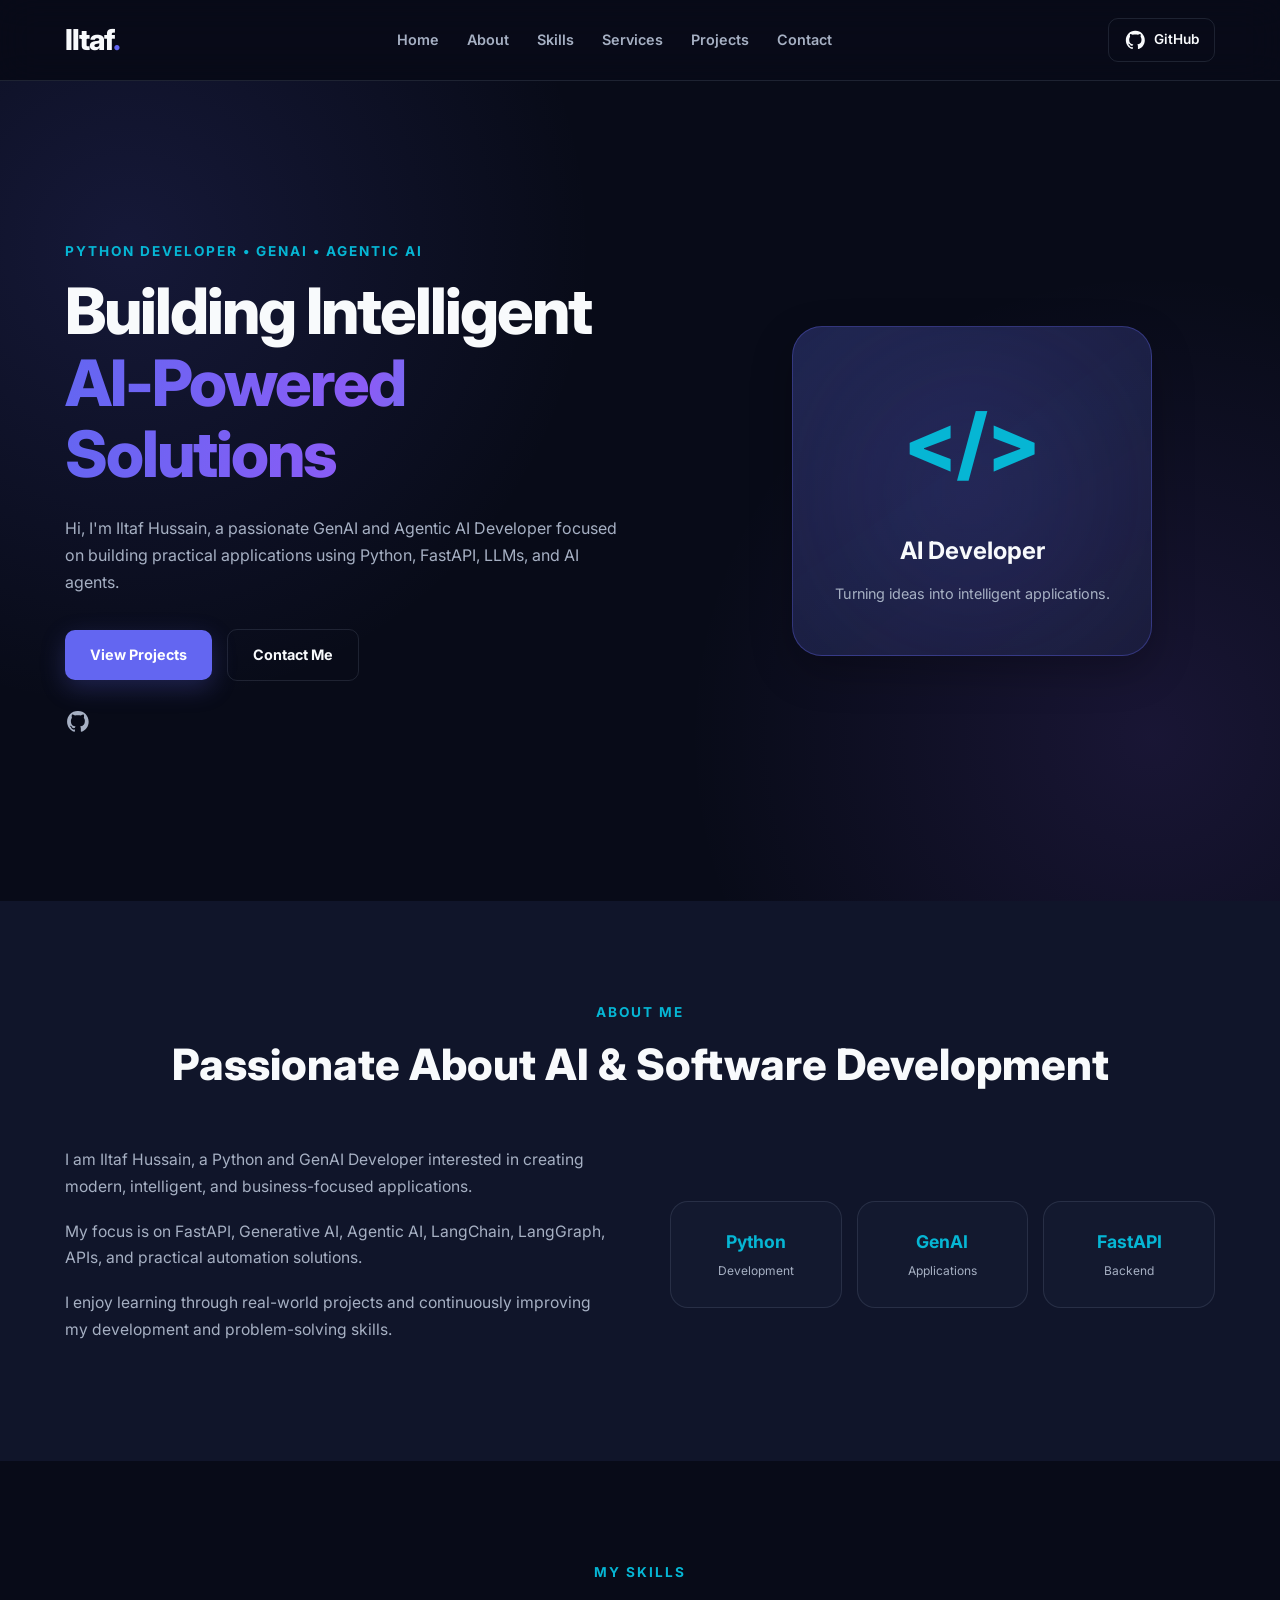
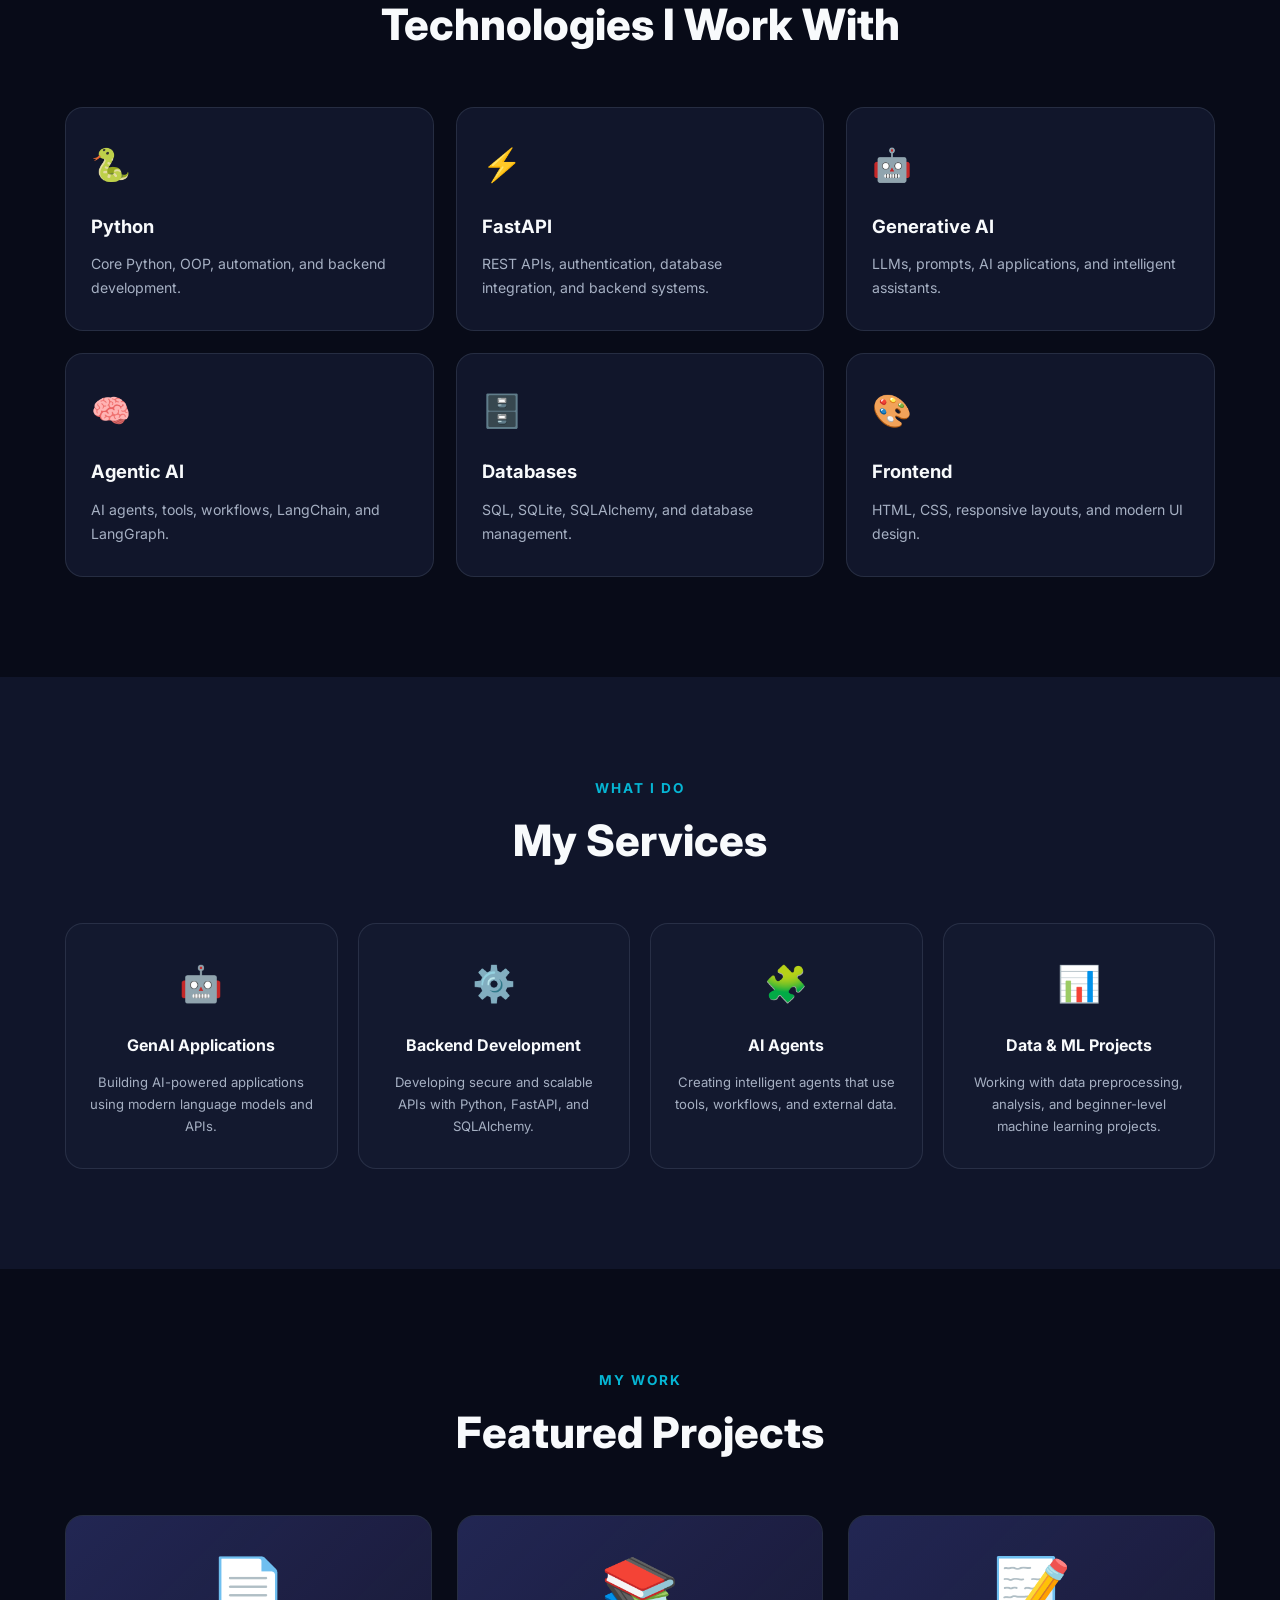
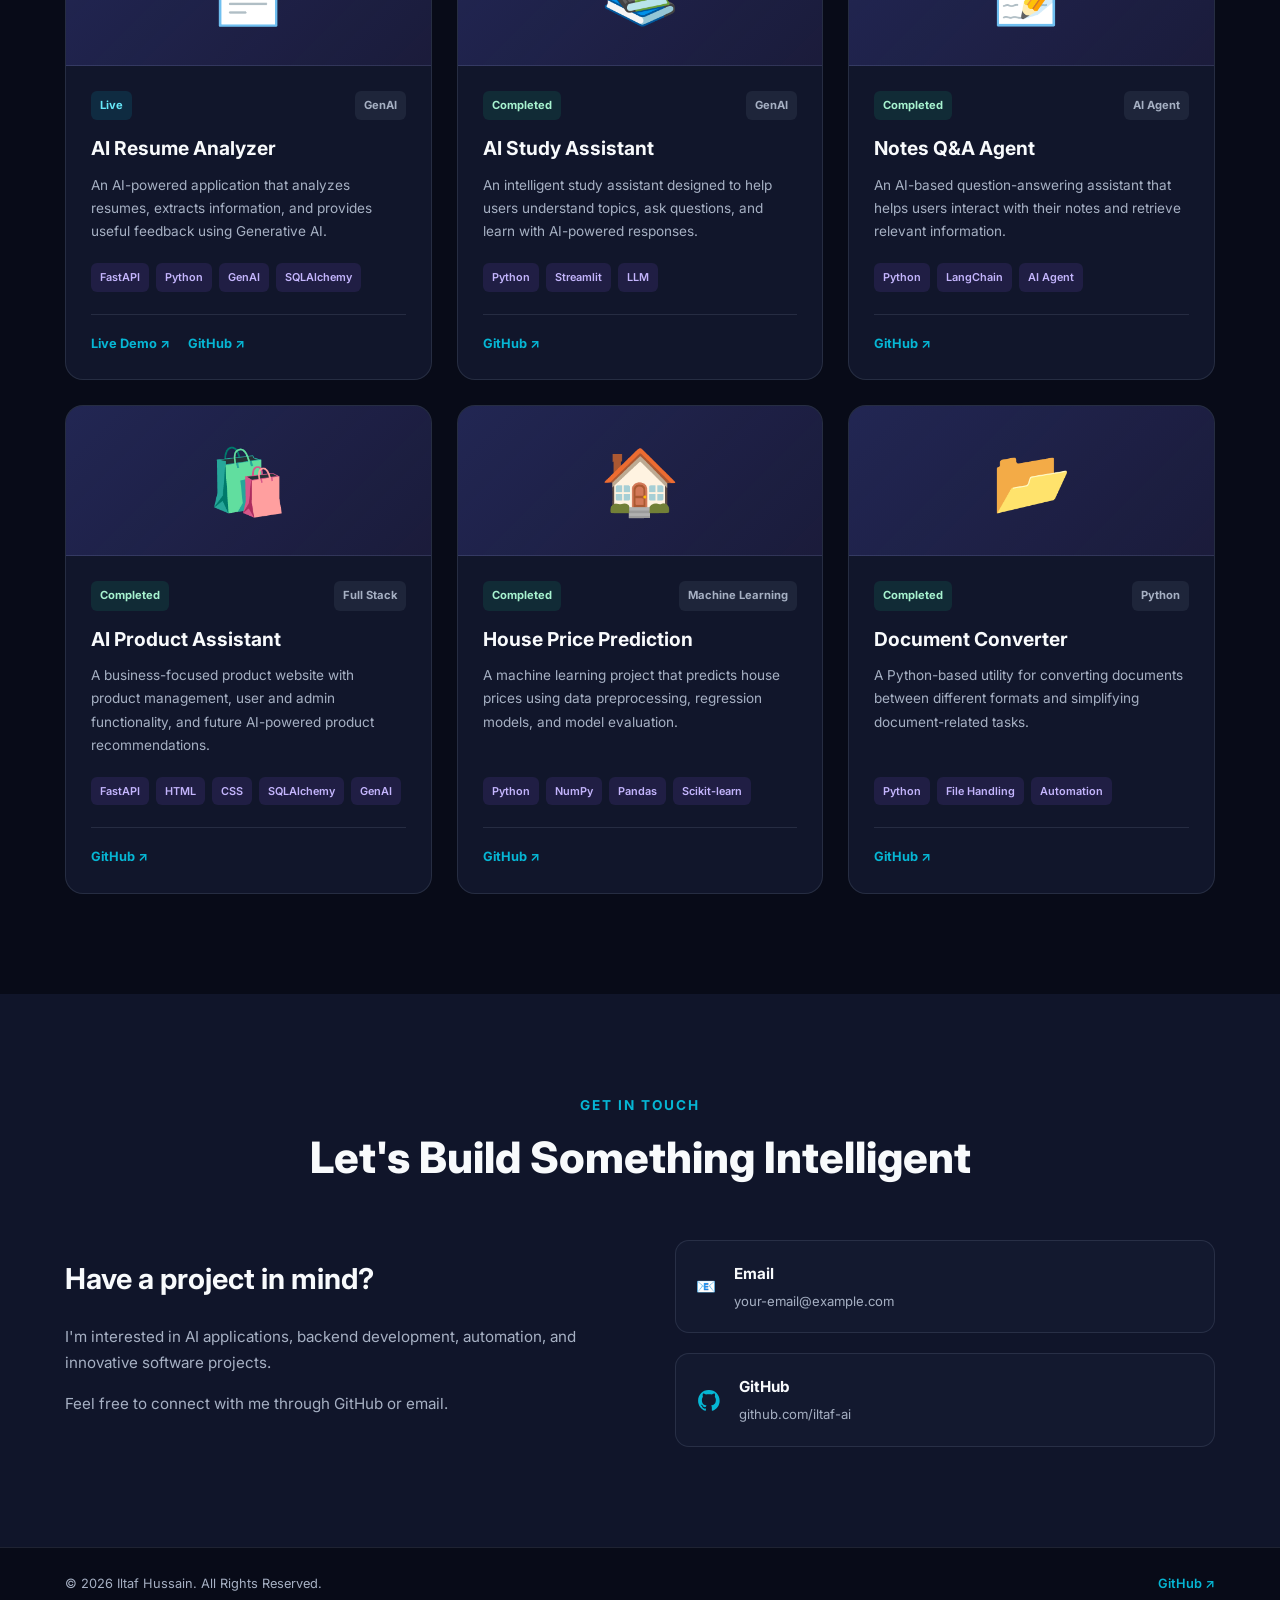
<file: index.html>
<!DOCTYPE html>
<html lang="en">
<head>
    <meta charset="UTF-8">
    <meta name="viewport" content="width=device-width, initial-scale=1.0">

    <title>Iltaf Hussain — GenAI & Agentic AI Developer</title>

    <link rel="stylesheet" href="css/style.css">

    <link rel="preconnect" href="https://fonts.googleapis.com">
    <link rel="preconnect" href="https://fonts.gstatic.com" crossorigin>
    <link href="https://fonts.googleapis.com/css2?family=Inter:wght@400;500;600;700;800&display=swap" rel="stylesheet">
</head>

<body>

    <!-- Navigation -->
    <header class="header">
        <nav class="navbar container">

            <a href="#home" class="logo">
                Iltaf<span>.</span>
            </a>

            <ul class="nav-links">
                <li><a href="#home">Home</a></li>
                <li><a href="#about">About</a></li>
                <li><a href="#skills">Skills</a></li>
                <li><a href="#services">Services</a></li>
                <li><a href="#projects">Projects</a></li>
                <li><a href="#contact">Contact</a></li>
            </ul>

            <a href="https://github.com/iltaf-ai"
               target="_blank"
               rel="noopener noreferrer"
               class="github-link"
               aria-label="GitHub Profile">

                <svg width="22" height="22" viewBox="0 0 24 24" fill="currentColor">
                    <path d="M12 2C6.48 2 2 6.58 2 12.22C2 16.74 4.87 20.57 8.84 21.93C9.34 22.03 9.52 21.71 9.52 21.43V19.7C6.73 20.33 6.14 18.32 6.14 18.32C5.69 17.13 5.03 16.81 5.03 16.81C4.12 16.17 5.1 16.19 5.1 16.19C6.1 16.26 6.63 17.25 6.63 17.25C7.52 18.82 8.97 18.37 9.56 18.1C9.65 17.43 9.91 16.98 10.2 16.72C7.98 16.46 5.64 15.58 5.64 11.32C5.64 10.1 6.06 9.1 6.66 8.32C6.55 8.05 6.18 6.92 6.76 5.38C6.76 5.38 7.73 5.06 9.52 6.31C10.44 6.05 11.4 5.92 12.36 5.92C13.32 5.92 14.28 6.05 15.2 6.31C16.99 5.06 17.96 5.38 17.96 5.38C18.54 6.92 18.17 8.05 18.06 8.32C18.66 9.1 19.08 10.1 19.08 11.32C19.08 15.59 16.73 16.45 14.51 16.71C14.87 17.03 15.19 17.67 15.19 18.65V21.43C15.19 21.71 15.37 22.04 15.88 21.93C19.84 20.57 22.71 16.74 22.71 12.22C22.71 6.58 18.23 2 12.71 2H12Z"/>
                </svg>

                GitHub
            </a>

        </nav>
    </header>


    <!-- Hero Section -->
    <section id="home" class="hero section">

        <div class="container hero-content">

            <div class="hero-text">

                <p class="hero-tag">
                    Python Developer • GenAI • Agentic AI
                </p>

                <h1>
                    Building Intelligent
                    <span>AI-Powered Solutions</span>
                </h1>

                <p class="hero-description">
                    Hi, I'm Iltaf Hussain, a passionate GenAI and Agentic AI
                    Developer focused on building practical applications using
                    Python, FastAPI, LLMs, and AI agents.
                </p>

                <div class="hero-buttons">

                    <a href="#projects" class="btn primary-btn">
                        View Projects
                    </a>

                    <a href="#contact" class="btn secondary-btn">
                        Contact Me
                    </a>

                </div>

                <div class="hero-socials">

                    <a href="https://github.com/iltaf-ai"
                       target="_blank"
                       rel="noopener noreferrer"
                       aria-label="GitHub">

                        <svg width="25" height="25" viewBox="0 0 24 24" fill="currentColor">
                            <path d="M12 2C6.48 2 2 6.58 2 12.22C2 16.74 4.87 20.57 8.84 21.93C9.34 22.03 9.52 21.71 9.52 21.43V19.7C6.73 20.33 6.14 18.32 6.14 18.32C5.69 17.13 5.03 16.81 5.03 16.81C4.12 16.17 5.1 16.19 5.1 16.19C6.1 16.26 6.63 17.25 6.63 17.25C7.52 18.82 8.97 18.37 9.56 18.1C9.65 17.43 9.91 16.98 10.2 16.72C7.98 16.46 5.64 15.58 5.64 11.32C5.64 10.1 6.06 9.1 6.66 8.32C6.55 8.05 6.18 6.92 6.76 5.38C6.76 5.38 7.73 5.06 9.52 6.31C10.44 6.05 11.4 5.92 12.36 5.92C13.32 5.92 14.28 6.05 15.2 6.31C16.99 5.06 17.96 5.38 17.96 5.38C18.54 6.92 18.17 8.05 18.06 8.32C18.66 9.1 19.08 10.1 19.08 11.32C19.08 15.59 16.73 16.45 14.51 16.71C14.87 17.03 15.19 17.67 15.19 18.65V21.43C15.19 21.71 15.37 22.04 15.88 21.93C19.84 20.57 22.71 16.74 22.71 12.22C22.71 6.58 18.23 2 12.71 2H12Z"/>
                        </svg>

                    </a>

                </div>

            </div>

            <div class="hero-image">

                <div class="hero-card">
                    <span class="code-symbol">&lt;/&gt;</span>
                    <h3>AI Developer</h3>
                    <p>Turning ideas into intelligent applications.</p>
                </div>

            </div>

        </div>

    </section>


    <!-- About Section -->
    <section id="about" class="about section">

        <div class="container">

            <div class="section-heading">
                <p class="section-tag">About Me</p>
                <h2>Passionate About AI & Software Development</h2>
            </div>

            <div class="about-content">

                <div class="about-text">

                    <p>
                        I am Iltaf Hussain, a Python and GenAI Developer
                        interested in creating modern, intelligent, and
                        business-focused applications.
                    </p>

                    <p>
                        My focus is on FastAPI, Generative AI, Agentic AI,
                        LangChain, LangGraph, APIs, and practical automation
                        solutions.
                    </p>

                    <p>
                        I enjoy learning through real-world projects and
                        continuously improving my development and problem-solving
                        skills.
                    </p>

                </div>

                <div class="about-stats">

                    <div class="stat-card">
                        <h3>Python</h3>
                        <p>Development</p>
                    </div>

                    <div class="stat-card">
                        <h3>GenAI</h3>
                        <p>Applications</p>
                    </div>

                    <div class="stat-card">
                        <h3>FastAPI</h3>
                        <p>Backend</p>
                    </div>

                </div>

            </div>

        </div>

    </section>


    <!-- Skills Section -->
    <section id="skills" class="skills section">

        <div class="container">

            <div class="section-heading">
                <p class="section-tag">My Skills</p>
                <h2>Technologies I Work With</h2>
            </div>

            <div class="skills-grid">

                <div class="skill-card">
                    <span class="skill-icon">🐍</span>
                    <h3>Python</h3>
                    <p>Core Python, OOP, automation, and backend development.</p>
                </div>

                <div class="skill-card">
                    <span class="skill-icon">⚡</span>
                    <h3>FastAPI</h3>
                    <p>REST APIs, authentication, database integration, and backend systems.</p>
                </div>

                <div class="skill-card">
                    <span class="skill-icon">🤖</span>
                    <h3>Generative AI</h3>
                    <p>LLMs, prompts, AI applications, and intelligent assistants.</p>
                </div>

                <div class="skill-card">
                    <span class="skill-icon">🧠</span>
                    <h3>Agentic AI</h3>
                    <p>AI agents, tools, workflows, LangChain, and LangGraph.</p>
                </div>

                <div class="skill-card">
                    <span class="skill-icon">🗄️</span>
                    <h3>Databases</h3>
                    <p>SQL, SQLite, SQLAlchemy, and database management.</p>
                </div>

                <div class="skill-card">
                    <span class="skill-icon">🎨</span>
                    <h3>Frontend</h3>
                    <p>HTML, CSS, responsive layouts, and modern UI design.</p>
                </div>

            </div>

        </div>

    </section>


    <!-- Services Section -->
    <section id="services" class="services section">

        <div class="container">

            <div class="section-heading">
                <p class="section-tag">What I Do</p>
                <h2>My Services</h2>
            </div>

            <div class="services-grid">

                <div class="service-card">
                    <span class="service-icon">🤖</span>
                    <h3>GenAI Applications</h3>
                    <p>
                        Building AI-powered applications using modern
                        language models and APIs.
                    </p>
                </div>

                <div class="service-card">
                    <span class="service-icon">⚙️</span>
                    <h3>Backend Development</h3>
                    <p>
                        Developing secure and scalable APIs with Python,
                        FastAPI, and SQLAlchemy.
                    </p>
                </div>

                <div class="service-card">
                    <span class="service-icon">🧩</span>
                    <h3>AI Agents</h3>
                    <p>
                        Creating intelligent agents that use tools,
                        workflows, and external data.
                    </p>
                </div>

                <div class="service-card">
                    <span class="service-icon">📊</span>
                    <h3>Data & ML Projects</h3>
                    <p>
                        Working with data preprocessing, analysis,
                        and beginner-level machine learning projects.
                    </p>
                </div>

            </div>

        </div>

    </section>


    <!-- Projects Section -->
    <section id="projects" class="projects section">

        <div class="container">

            <div class="section-heading">
                <p class="section-tag">My Work</p>
                <h2>Featured Projects</h2>
            </div>

            <div class="projects-grid">


                <!-- AI Resume Analyzer -->
                <div class="project-card">

                    <div class="project-image">
                        <span>📄</span>
                    </div>

                    <div class="project-content">

                        <div class="project-top">
                            <span class="project-status live">
                                Live
                            </span>

                            <span class="project-type">
                                GenAI
                            </span>
                        </div>

                        <h3>AI Resume Analyzer</h3>

                        <p>
                            An AI-powered application that analyzes resumes,
                            extracts information, and provides useful feedback
                            using Generative AI.
                        </p>

                        <div class="project-tech">
                            <span>FastAPI</span>
                            <span>Python</span>
                            <span>GenAI</span>
                            <span>SQLAlchemy</span>
                        </div>

                        <div class="project-links">

                            <a href="https://ai-resume-analyzer-iltaf.vercel.app/"
                               target="_blank"
                               rel="noopener noreferrer"
                               class="project-link">

                                Live Demo ↗

                            </a>

                            <a href="https://github.com/iltaf-ai"
                               target="_blank"
                               rel="noopener noreferrer"
                               class="project-link">

                                GitHub ↗

                            </a>

                        </div>

                    </div>

                </div>


                <!-- AI Study Assistant -->
                <div class="project-card">

                    <div class="project-image">
                        <span>📚</span>
                    </div>

                    <div class="project-content">

                        <div class="project-top">
                            <span class="project-status">
                                Completed
                            </span>

                            <span class="project-type">
                                GenAI
                            </span>
                        </div>

                        <h3>AI Study Assistant</h3>

                        <p>
                            An intelligent study assistant designed to help
                            users understand topics, ask questions, and learn
                            with AI-powered responses.
                        </p>

                        <div class="project-tech">
                            <span>Python</span>
                            <span>Streamlit</span>
                            <span>LLM</span>
                        </div>

                        <div class="project-links">

                            <a href="https://github.com/iltaf-ai"
                               target="_blank"
                               rel="noopener noreferrer"
                               class="project-link">

                                GitHub ↗

                            </a>

                        </div>

                    </div>

                </div>


                <!-- Notes Q&A Agent -->
                <div class="project-card">

                    <div class="project-image">
                        <span>📝</span>
                    </div>

                    <div class="project-content">

                        <div class="project-top">
                            <span class="project-status">
                                Completed
                            </span>

                            <span class="project-type">
                                AI Agent
                            </span>
                        </div>

                        <h3>Notes Q&A Agent</h3>

                        <p>
                            An AI-based question-answering assistant that
                            helps users interact with their notes and retrieve
                            relevant information.
                        </p>

                        <div class="project-tech">
                            <span>Python</span>
                            <span>LangChain</span>
                            <span>AI Agent</span>
                        </div>

                        <div class="project-links">

                            <a href="https://github.com/iltaf-ai"
                               target="_blank"
                               rel="noopener noreferrer"
                               class="project-link">

                                GitHub ↗

                            </a>

                        </div>

                    </div>

                </div>


                <!-- Product Assistant -->
                <div class="project-card">

                    <div class="project-image">
                        <span>🛍️</span>
                    </div>

                    <div class="project-content">

                        <div class="project-top">
                            <span class="project-status">
                                Completed
                            </span>

                            <span class="project-type">
                                Full Stack
                            </span>
                        </div>

                        <h3>AI Product Assistant</h3>

                        <p>
                            A business-focused product website with product
                            management, user and admin functionality, and
                            future AI-powered product recommendations.
                        </p>

                        <div class="project-tech">
                            <span>FastAPI</span>
                            <span>HTML</span>
                            <span>CSS</span>
                            <span>SQLAlchemy</span>
                            <span>GenAI</span>
                        </div>

                        <div class="project-links">

                            <a href="https://github.com/iltaf-ai/ai-product-assistant"
                               target="_blank"
                               rel="noopener noreferrer"
                               class="project-link">

                                GitHub ↗

                            </a>

                        </div>

                    </div>

                </div>


                <!-- House Price Prediction -->
                <div class="project-card">

                    <div class="project-image">
                        <span>🏠</span>
                    </div>

                    <div class="project-content">

                        <div class="project-top">
                            <span class="project-status">
                                Completed
                            </span>

                            <span class="project-type">
                                Machine Learning
                            </span>
                        </div>

                        <h3>House Price Prediction</h3>

                        <p>
                            A machine learning project that predicts house
                            prices using data preprocessing, regression models,
                            and model evaluation.
                        </p>

                        <div class="project-tech">
                            <span>Python</span>
                            <span>NumPy</span>
                            <span>Pandas</span>
                            <span>Scikit-learn</span>
                        </div>

                        <div class="project-links">

                            <a href="https://github.com/iltaf-ai"
                               target="_blank"
                               rel="noopener noreferrer"
                               class="project-link">

                                GitHub ↗

                            </a>

                        </div>

                    </div>

                </div>


                <!-- Document Converter -->
                <div class="project-card">

                    <div class="project-image">
                        <span>📂</span>
                    </div>

                    <div class="project-content">

                        <div class="project-top">
                            <span class="project-status">
                                Completed
                            </span>

                            <span class="project-type">
                                Python
                            </span>
                        </div>

                        <h3>Document Converter</h3>

                        <p>
                            A Python-based utility for converting documents
                            between different formats and simplifying
                            document-related tasks.
                        </p>

                        <div class="project-tech">
                            <span>Python</span>
                            <span>File Handling</span>
                            <span>Automation</span>
                        </div>

                        <div class="project-links">

                            <a href="https://github.com/iltaf-ai"
                               target="_blank"
                               rel="noopener noreferrer"
                               class="project-link">

                                GitHub ↗

                            </a>

                        </div>

                    </div>

                </div>

            </div>

        </div>

    </section>


    <!-- Contact Section -->
    <section id="contact" class="contact section">

        <div class="container">

            <div class="section-heading">
                <p class="section-tag">Get In Touch</p>
                <h2>Let's Build Something Intelligent</h2>
            </div>

            <div class="contact-content">

                <div class="contact-text">

                    <h3>Have a project in mind?</h3>

                    <p>
                        I'm interested in AI applications, backend development,
                        automation, and innovative software projects.
                    </p>

                    <p>
                        Feel free to connect with me through GitHub or email.
                    </p>

                </div>

                <div class="contact-details">

                    <a href="mailto:your-email@example.com"
                       class="contact-item">

                        <span>📧</span>
                        <div>
                            <h4>Email</h4>
                            <p>your-email@example.com</p>
                        </div>

                    </a>

                    <a href="https://github.com/iltaf-ai"
                       target="_blank"
                       rel="noopener noreferrer"
                       class="contact-item">

                        <svg width="25" height="25" viewBox="0 0 24 24" fill="currentColor">
                            <path d="M12 2C6.48 2 2 6.58 2 12.22C2 16.74 4.87 20.57 8.84 21.93C9.34 22.03 9.52 21.71 9.52 21.43V19.7C6.73 20.33 6.14 18.32 6.14 18.32C5.69 17.13 5.03 16.81 5.03 16.81C4.12 16.17 5.1 16.19 5.1 16.19C6.1 16.26 6.63 17.25 6.63 17.25C7.52 18.82 8.97 18.37 9.56 18.1C9.65 17.43 9.91 16.98 10.2 16.72C7.98 16.46 5.64 15.58 5.64 11.32C5.64 10.1 6.06 9.1 6.66 8.32C6.55 8.05 6.18 6.92 6.76 5.38C6.76 5.38 7.73 5.06 9.52 6.31C10.44 6.05 11.4 5.92 12.36 5.92C13.32 5.92 14.28 6.05 15.2 6.31C16.99 5.06 17.96 5.38 17.96 5.38C18.54 6.92 18.17 8.05 18.06 8.32C18.66 9.1 19.08 10.1 19.08 11.32C19.08 15.59 16.73 16.45 14.51 16.71C14.87 17.03 15.19 17.67 15.19 18.65V21.43C15.19 21.71 15.37 22.04 15.88 21.93C19.84 20.57 22.71 16.74 22.71 12.22C22.71 6.58 18.23 2 12.71 2H12Z"/>
                        </svg>

                        <div>
                            <h4>GitHub</h4>
                            <p>github.com/iltaf-ai</p>
                        </div>

                    </a>

                </div>

            </div>

        </div>

    </section>


    <!-- Footer -->
    <footer class="footer">

        <div class="container footer-content">

            <p>
                © 2026 Iltaf Hussain. All Rights Reserved.
            </p>

            <a href="https://github.com/iltaf-ai"
               target="_blank"
               rel="noopener noreferrer">

                GitHub ↗

            </a>

        </div>

    </footer>

</body>
</html>
</file>
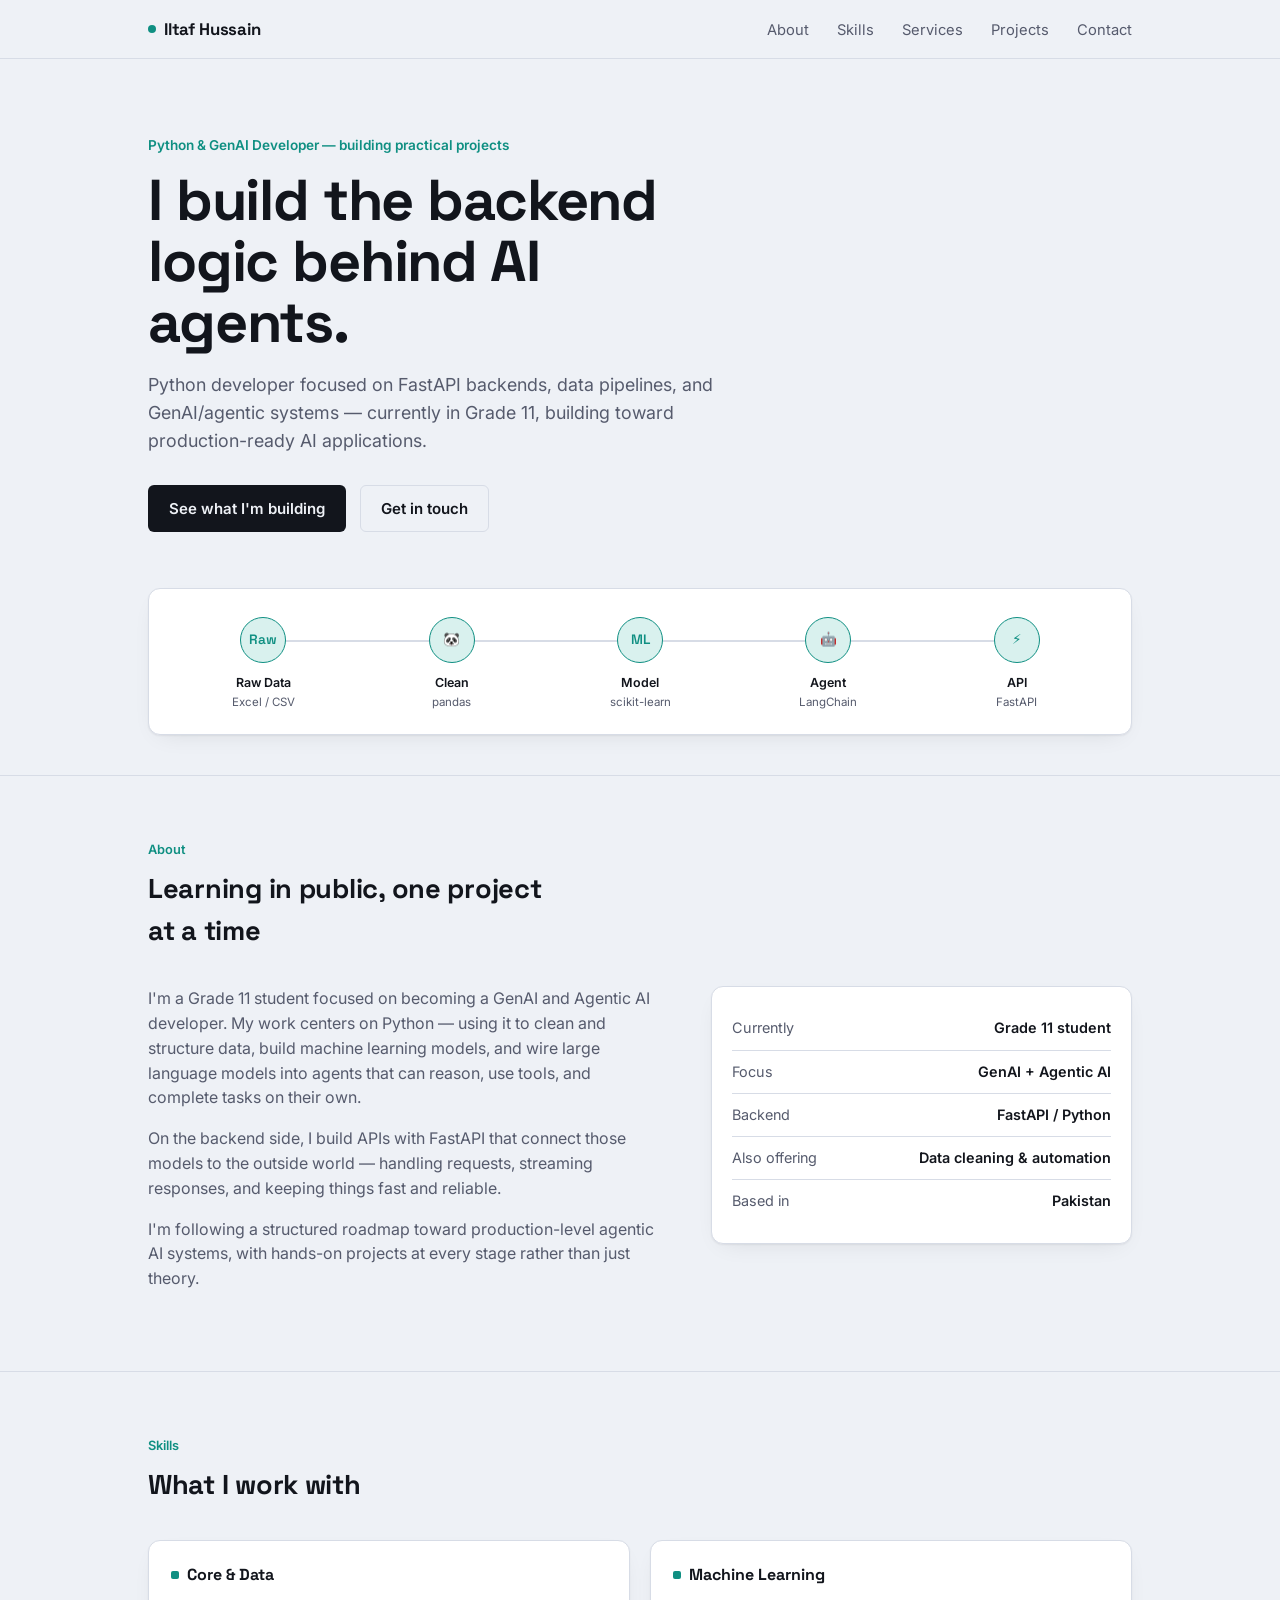
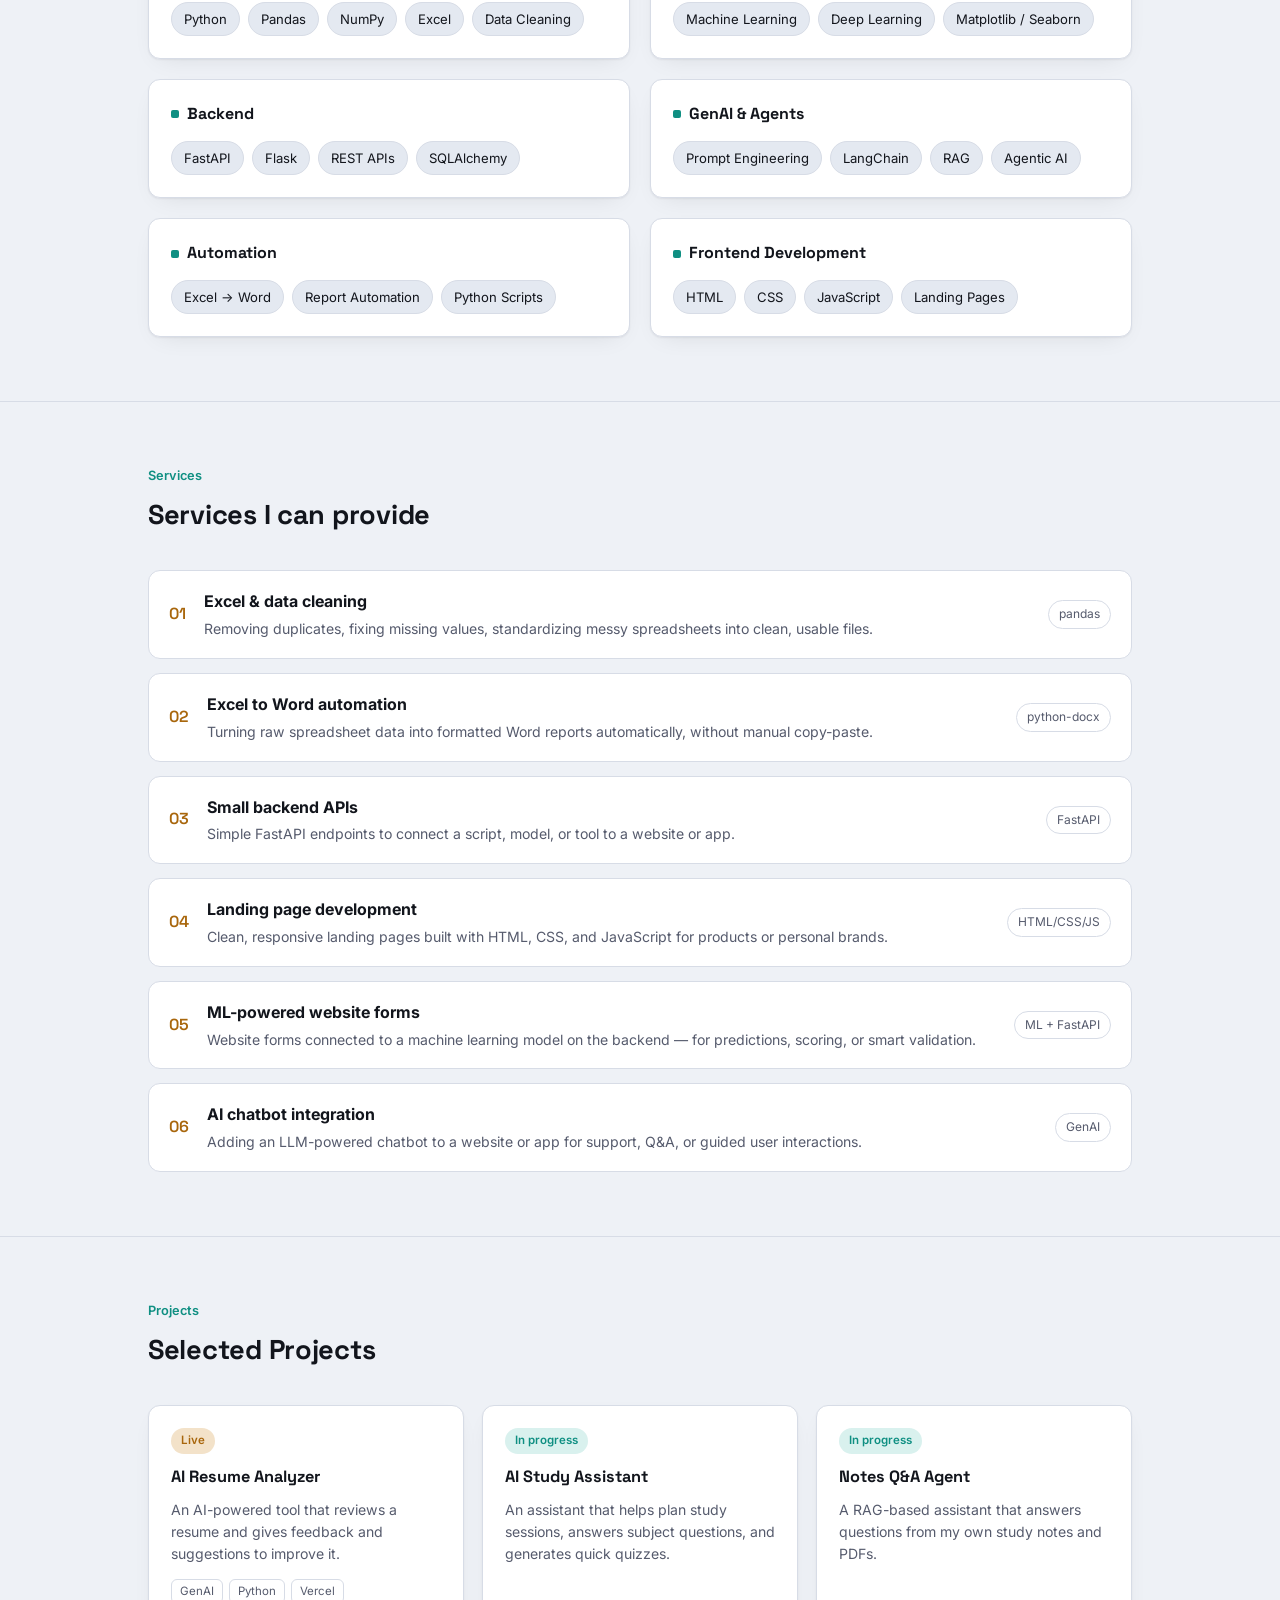
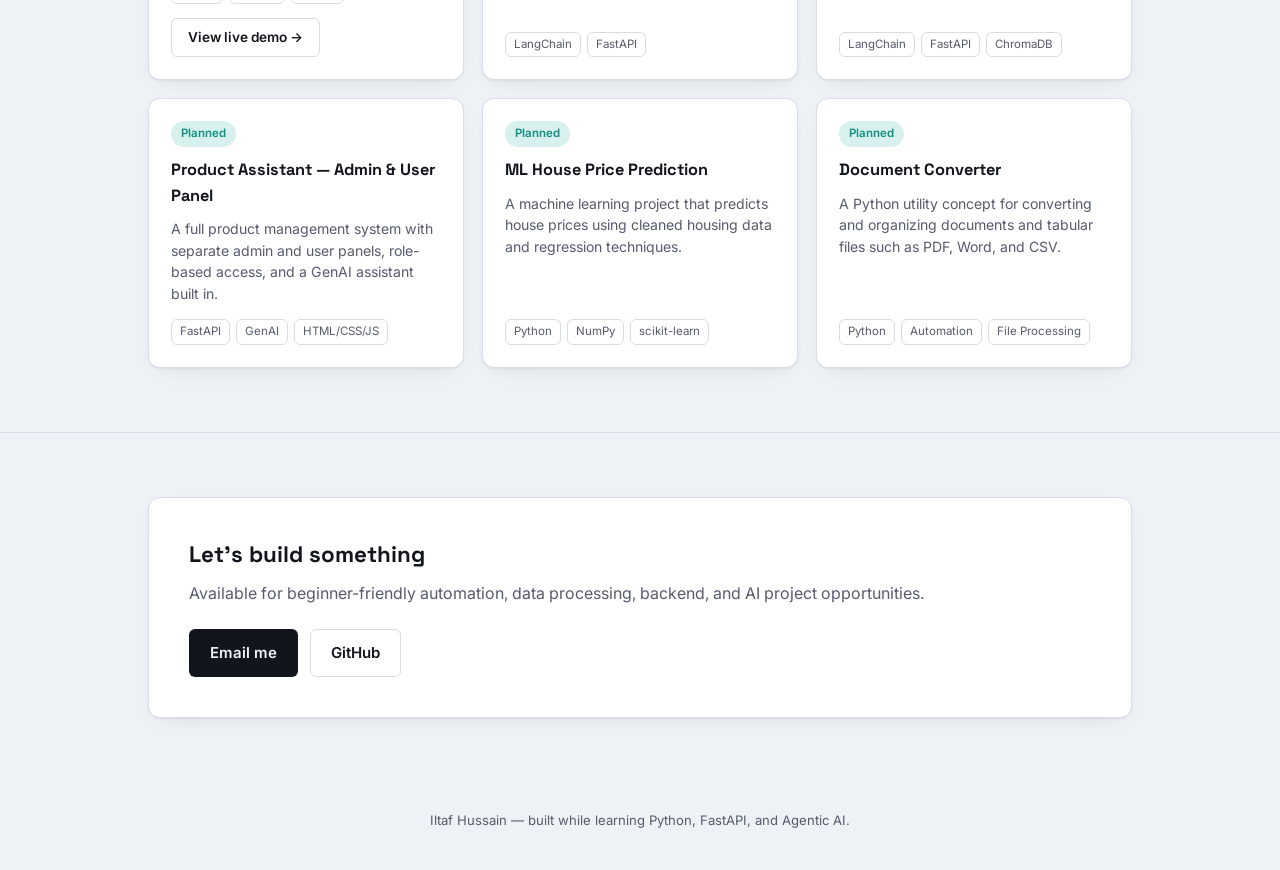
<file: iltaf-portfolio/index.html>
<!DOCTYPE html>
<html lang="en">
<head>
<meta charset="UTF-8">
<meta name="viewport" content="width=device-width, initial-scale=1.0">
<title>Iltaf Hussain — GenAI &amp; Agentic AI Developer</title>
<link rel="preconnect" href="https://fonts.googleapis.com">
<link rel="preconnect" href="https://fonts.gstatic.com" crossorigin>
<link href="https://fonts.googleapis.com/css2?family=Space+Grotesk:wght@500;600;700&family=Inter:wght@400;500;600&display=swap" rel="stylesheet">
  <link rel="stylesheet" href="css/style.css">

</head>
<body>

<header class="site-nav">
  <div class="nav-row">
    <a href="#top" class="nav-mark"><span class="dot"></span>Iltaf Hussain</a>
    <ul class="nav-links" aria-label="Main navigation">
      <li><a href="#about">About</a></li>
      <li><a href="#skills">Skills</a></li>
      <li><a href="#services">Services</a></li>
      <li><a href="#projects">Projects</a></li>
      <li><a href="#contact">Contact</a></li>
    </ul>
  </div>
</header>

<main id="top">

  <section class="hero">
    <div class="wrap">
      <p class="hero-kicker">Python &amp; GenAI Developer — building practical projects</p>
      <h1>I build the backend logic behind AI agents.</h1>
      <p class="lede">Python developer focused on FastAPI backends, data pipelines, and GenAI/agentic systems — currently in Grade 11, building toward production-ready AI applications.</p>
      <div class="hero-cta">
        <a href="#projects" class="btn btn-primary">See what I'm building</a>
        <a href="#contact" class="btn btn-ghost">Get in touch</a>
      </div>

      <div class="pipeline" role="img" aria-label="Pipeline: raw data cleaned with pandas, modeled with machine learning, reasoned over by an AI agent, served through a FastAPI endpoint, delivered as output.">
        <div class="pipeline-track">
          <div class="pnode on">
            <div class="pipeline-line"><span class="pulse"></span></div>
            <div class="badge">Raw</div>
            <div class="label">Raw Data</div>
            <div class="sub">Excel / CSV</div>
          </div>
          <div class="pnode on">
            <div class="pipeline-line"><span class="pulse"></span></div>
            <div class="badge">🐼</div>
            <div class="label">Clean</div>
            <div class="sub">pandas</div>
          </div>
          <div class="pnode on">
            <div class="pipeline-line"><span class="pulse"></span></div>
            <div class="badge">ML</div>
            <div class="label">Model</div>
            <div class="sub">scikit-learn</div>
          </div>
          <div class="pnode on">
            <div class="pipeline-line"><span class="pulse"></span></div>
            <div class="badge">🤖</div>
            <div class="label">Agent</div>
            <div class="sub">LangChain</div>
          </div>
          <div class="pnode on">
            <div class="badge">⚡</div>
            <div class="label">API</div>
            <div class="sub">FastAPI</div>
          </div>
        </div>
      </div>
    </div>
  </section>

  <section id="about">
    <div class="wrap">
      <p class="eyebrow">About</p>
      <h2 class="sec-title">Learning in public, one project at a time</h2>
      <div class="about-grid">
        <div>
          <p>I'm a Grade 11 student focused on becoming a GenAI and Agentic AI developer. My work centers on Python — using it to clean and structure data, build machine learning models, and wire large language models into agents that can reason, use tools, and complete tasks on their own.</p>
          <p>On the backend side, I build APIs with FastAPI that connect those models to the outside world — handling requests, streaming responses, and keeping things fast and reliable.</p>
          <p>I'm following a structured roadmap toward production-level agentic AI systems, with hands-on projects at every stage rather than just theory.</p>
        </div>
        <div class="stat-card">
          <div class="stat-row"><span>Currently</span><span>Grade 11 student</span></div>
          <div class="stat-row"><span>Focus</span><span>GenAI + Agentic AI</span></div>
          <div class="stat-row"><span>Backend</span><span>FastAPI / Python</span></div>
          <div class="stat-row"><span>Also offering</span><span>Data cleaning &amp; automation</span></div>
          <div class="stat-row"><span>Based in</span><span>Pakistan</span></div>
        </div>
      </div>
    </div>
  </section>
  
  <section id="skills">
    <div class="wrap">
      <p class="eyebrow">Skills</p>
      <h2 class="sec-title">What I work with</h2>
      <div class="skill-groups">
        <div class="skill-card">
          <h3><span class="ico"></span>Core &amp; Data</h3>
          <div class="chip-row">
            <span class="chip">Python</span>
            <span class="chip">Pandas</span>
            <span class="chip">NumPy</span>
            <span class="chip">Excel</span>
            <span class="chip">Data Cleaning</span>
          </div>
        </div>
        <div class="skill-card">
          <h3><span class="ico"></span>Machine Learning</h3>
          <div class="chip-row">
            <span class="chip">Machine Learning</span>
            <span class="chip">Deep Learning</span>
            <span class="chip">Matplotlib / Seaborn</span>
          </div>
        </div>
        <div class="skill-card">
          <h3><span class="ico"></span>Backend</h3>
          <div class="chip-row">
            <span class="chip">FastAPI</span>
            <span class="chip">Flask</span>
            <span class="chip">REST APIs</span>
            <span class="chip">SQLAlchemy</span>
          </div>
        </div>
        <div class="skill-card">
          <h3><span class="ico"></span>GenAI &amp; Agents</h3>
          <div class="chip-row">
            <span class="chip">Prompt Engineering</span>
            <span class="chip">LangChain</span>
            <span class="chip">RAG</span>
            <span class="chip">Agentic AI</span>
          </div>
        </div>
        <div class="skill-card">
          <h3><span class="ico"></span>Automation</h3>
          <div class="chip-row">
            <span class="chip">Excel → Word</span>
            <span class="chip">Report Automation</span>
            <span class="chip">Python Scripts</span>
          </div>
        </div>
        <div class="skill-card">
          <h3><span class="ico"></span>Frontend Development</h3>
          <div class="chip-row">
            <span class="chip">HTML</span>
            <span class="chip">CSS</span>
            <span class="chip">JavaScript</span>
            <span class="chip">Landing Pages</span>
          </div>
        </div>
      </div>
    </div>
  </section>

 <section id="services">
    <div class="wrap">
      <p class="eyebrow">Services</p>
      <h2 class="sec-title">Services I can provide</h2>
      <div class="service-list">
        <div class="service-row">
          <span class="num">01</span>
          <div>
            <h4>Excel &amp; data cleaning</h4>
            <p>Removing duplicates, fixing missing values, standardizing messy spreadsheets into clean, usable files.</p>
          </div>
          <span class="tag">pandas</span>
        </div>
        <div class="service-row">
          <span class="num">02</span>
          <div>
            <h4>Excel to Word automation</h4>
            <p>Turning raw spreadsheet data into formatted Word reports automatically, without manual copy-paste.</p>
          </div>
          <span class="tag">python-docx</span>
        </div>
        <div class="service-row">
          <span class="num">03</span>
          <div>
            <h4>Small backend APIs</h4>
            <p>Simple FastAPI endpoints to connect a script, model, or tool to a website or app.</p>
          </div>
          <span class="tag">FastAPI</span>
        </div>
        <div class="service-row">
          <span class="num">04</span>
          <div>
            <h4>Landing page development</h4>
            <p>Clean, responsive landing pages built with HTML, CSS, and JavaScript for products or personal brands.</p>
          </div>
          <span class="tag">HTML/CSS/JS</span>
        </div>
        <div class="service-row">
          <span class="num">05</span>
          <div>
            <h4>ML-powered website forms</h4>
            <p>Website forms connected to a machine learning model on the backend — for predictions, scoring, or smart validation.</p>
          </div>
          <span class="tag">ML + FastAPI</span>
        </div>
        <div class="service-row">
          <span class="num">06</span>
          <div>
            <h4>AI chatbot integration</h4>
            <p>Adding an LLM-powered chatbot to a website or app for support, Q&amp;A, or guided user interactions.</p>
          </div>
          <span class="tag">GenAI</span>
        </div>
      </div>
    </div>
  </section>
 <section id="projects">
    <div class="wrap">
      <p class="eyebrow">Projects</p>
      <h2 class="sec-title">Selected Projects</h2>
      <div class="project-grid">
        <div class="project-card">
          <span class="project-status" style="color:var(--accent);background:var(--accent-soft);">Live</span>
          <h4>AI Resume Analyzer</h4>
          <p>An AI-powered tool that reviews a resume and gives feedback and suggestions to improve it.</p>
          <div class="project-stack"><span>GenAI</span><span>Python</span><span>Vercel</span></div>
          <a href="https://ai-resume-analyzer-iltaf.vercel.app/" target="_blank" rel="noopener" class="btn btn-ghost" style="margin-top:4px; align-self:flex-start; padding:8px 16px; font-size:0.85rem;">View live demo →</a>
        </div>
        <div class="project-card">
          <span class="project-status">In progress</span>
          <h4>AI Study Assistant</h4>
          <p>An assistant that helps plan study sessions, answers subject questions, and generates quick quizzes.</p>
          <div class="project-stack"><span>LangChain</span><span>FastAPI</span></div>
        </div>
        <div class="project-card">
          <span class="project-status">In progress</span>
          <h4>Notes Q&amp;A Agent</h4>
          <p>A RAG-based assistant that answers questions from my own study notes and PDFs.</p>
          <div class="project-stack"><span>LangChain</span><span>FastAPI</span><span>ChromaDB</span></div>
        </div>
<div class="project-card">
          <span class="project-status">Planned</span>
          <h4>Product Assistant — Admin &amp; User Panel</h4>
          <p>A full product management system with separate admin and user panels, role-based access, and a GenAI assistant built in.</p>
          <div class="project-stack"><span>FastAPI</span><span>GenAI</span><span>HTML/CSS/JS</span></div>
        </div>

        <div class="project-card">
          <span class="project-status">Planned</span>
          <h4>ML House Price Prediction</h4>
          <p>A machine learning project that predicts house prices using cleaned housing data and regression techniques.</p>
          <div class="project-stack"><span>Python</span><span>NumPy</span><span>scikit-learn</span></div>
        </div>
        <div class="project-card">
          <span class="project-status">Planned</span>
          <h4>Document Converter</h4>
          <p>A Python utility concept for converting and organizing documents and tabular files such as PDF, Word, and CSV.</p>
          <div class="project-stack"><span>Python</span><span>Automation</span><span>File Processing</span></div>
        </div>
      </div>
    </div>
  </section>

  <section id="contact">
    <div class="wrap">
      <div class="contact-box">
        <div>
          <h3>Let's build something</h3>
          <p>Available for beginner-friendly automation, data processing, backend, and AI project opportunities.</p>
        </div>
        <div class="contact-links">
          <a href="mailto:iltafshahni@gmail.com" class="btn btn-primary">Email me</a>
          <a href="https://github.com/iltaf-ai" target="_blank" rel="noopener" class="btn btn-ghost">GitHub</a>
        </div>
      </div>
    </div>
  </section>

</main>
<footer>
  Iltaf Hussain — built while learning Python, FastAPI, and Agentic AI.
</footer>

</body>
</html>
</file>
<file: css/style.css>
@import url('https://fonts.googleapis.com/css2?family=Inter:wght@400;500;600;700;800&display=swap');

:root {
    --primary: #6366f1;
    --primary-dark: #4f46e5;
    --secondary: #8b5cf6;
    --accent: #06b6d4;

    --bg: #080b18;
    --bg-light: #10152a;
    --card: rgba(20, 27, 50, 0.75);

    --text: #f8fafc;
    --text-light: #a6b0c3;
    --border: rgba(148, 163, 184, 0.16);

    --shadow: 0 15px 40px rgba(0, 0, 0, 0.25);
    --radius: 18px;
    --transition: all 0.3s ease;
}

* {
    margin: 0;
    padding: 0;
    box-sizing: border-box;
    scroll-behavior: smooth;
}

body {
    font-family: 'Inter', sans-serif;
    background: var(--bg);
    color: var(--text);
    line-height: 1.7;
    overflow-x: hidden;
}

a {
    color: inherit;
    text-decoration: none;
}

ul {
    list-style: none;
}

.container {
    width: min(1150px, 90%);
    margin: auto;
}

.section {
    padding: 100px 0;
}

.section-heading {
    text-align: center;
    margin-bottom: 55px;
}

.section-tag,
.hero-tag {
    color: var(--accent);
    font-size: 0.85rem;
    font-weight: 700;
    letter-spacing: 2px;
    text-transform: uppercase;
    margin-bottom: 12px;
}

.section-heading h2 {
    font-size: clamp(1.8rem, 4vw, 2.7rem);
    line-height: 1.3;
    font-weight: 800;
}


/* Navigation */

.header {
    position: sticky;
    top: 0;
    z-index: 1000;
    background: rgba(8, 11, 24, 0.88);
    backdrop-filter: blur(18px);
    border-bottom: 1px solid var(--border);
}

.navbar {
    min-height: 80px;
    display: flex;
    align-items: center;
    justify-content: space-between;
    gap: 25px;
}

.logo {
    font-size: 1.8rem;
    font-weight: 800;
    letter-spacing: -1px;
}

.logo span {
    color: var(--primary);
}

.nav-links {
    display: flex;
    align-items: center;
    gap: 28px;
}

.nav-links a {
    color: var(--text-light);
    font-size: 0.9rem;
    font-weight: 600;
    transition: var(--transition);
}

.nav-links a:hover {
    color: var(--text);
}

.github-link {
    display: flex;
    align-items: center;
    gap: 8px;
    padding: 9px 15px;
    border: 1px solid var(--border);
    border-radius: 10px;
    color: var(--text);
    font-size: 0.85rem;
    font-weight: 600;
    transition: var(--transition);
}

.github-link:hover {
    background: var(--primary);
    border-color: var(--primary);
    transform: translateY(-2px);
}


/* Hero */

.hero {
    min-height: calc(100vh - 80px);
    display: flex;
    align-items: center;
    background:
        radial-gradient(circle at 10% 20%, rgba(99, 102, 241, 0.15), transparent 35%),
        radial-gradient(circle at 90% 80%, rgba(139, 92, 246, 0.13), transparent 35%);
}

.hero-content {
    display: grid;
    grid-template-columns: 1.1fr 0.9fr;
    align-items: center;
    gap: 70px;
}

.hero-text h1 {
    font-size: clamp(2.4rem, 5vw, 4.4rem);
    line-height: 1.12;
    font-weight: 800;
    letter-spacing: -2px;
    margin-bottom: 25px;
}

.hero-text h1 span {
    display: block;
    background: linear-gradient(100deg, var(--primary), var(--secondary), var(--accent));
    background-clip: text;
    -webkit-background-clip: text;
    -webkit-text-fill-color: transparent;
}

.hero-description {
    max-width: 570px;
    color: var(--text-light);
    font-size: 1rem;
    margin-bottom: 32px;
}

.hero-buttons {
    display: flex;
    align-items: center;
    gap: 15px;
    flex-wrap: wrap;
}

.btn {
    display: inline-flex;
    align-items: center;
    justify-content: center;
    padding: 13px 25px;
    border-radius: 10px;
    font-size: 0.9rem;
    font-weight: 700;
    transition: var(--transition);
}

.primary-btn {
    background: var(--primary);
    color: white;
    box-shadow: 0 8px 25px rgba(99, 102, 241, 0.25);
}

.primary-btn:hover {
    background: var(--primary-dark);
    transform: translateY(-3px);
}

.secondary-btn {
    border: 1px solid var(--border);
    color: var(--text);
}

.secondary-btn:hover {
    background: var(--bg-light);
    border-color: var(--primary);
    transform: translateY(-3px);
}

.hero-socials {
    display: flex;
    gap: 18px;
    margin-top: 28px;
}

.hero-socials a {
    color: var(--text-light);
    transition: var(--transition);
}

.hero-socials a:hover {
    color: var(--primary);
    transform: translateY(-3px);
}

.hero-image {
    display: flex;
    justify-content: center;
    align-items: center;
}

.hero-card {
    width: min(100%, 360px);
    min-height: 330px;
    padding: 45px 30px;
    display: flex;
    flex-direction: column;
    align-items: center;
    justify-content: center;
    text-align: center;
    border: 1px solid rgba(99, 102, 241, 0.35);
    border-radius: 30px;
    background:
        linear-gradient(145deg, rgba(99, 102, 241, 0.18), rgba(139, 92, 246, 0.05)),
        var(--card);
    box-shadow: var(--shadow);
    position: relative;
    overflow: hidden;
}

.hero-card::before {
    content: "";
    position: absolute;
    width: 180px;
    height: 180px;
    background: var(--primary);
    filter: blur(100px);
    opacity: 0.25;
}

.code-symbol {
    position: relative;
    font-size: 5rem;
    font-weight: 800;
    color: var(--accent);
    margin-bottom: 20px;
}

.hero-card h3 {
    position: relative;
    font-size: 1.5rem;
    margin-bottom: 10px;
}

.hero-card p {
    position: relative;
    color: var(--text-light);
    font-size: 0.9rem;
}


/* About */

.about {
    background: var(--bg-light);
}

.about-content {
    display: grid;
    grid-template-columns: 1fr 1fr;
    gap: 60px;
    align-items: center;
}

.about-text p {
    color: var(--text-light);
    margin-bottom: 18px;
    font-size: 0.98rem;
}

.about-stats {
    display: grid;
    grid-template-columns: repeat(3, 1fr);
    gap: 15px;
}

.stat-card {
    padding: 25px 12px;
    text-align: center;
    background: var(--card);
    border: 1px solid var(--border);
    border-radius: var(--radius);
    transition: var(--transition);
}

.stat-card:hover {
    transform: translateY(-5px);
    border-color: var(--primary);
}

.stat-card h3 {
    font-size: 1.1rem;
    color: var(--accent);
    margin-bottom: 5px;
}

.stat-card p {
    color: var(--text-light);
    font-size: 0.75rem;
}


/* Skills */

.skills-grid {
    display: grid;
    grid-template-columns: repeat(3, 1fr);
    gap: 22px;
}

.skill-card {
    padding: 30px 25px;
    border: 1px solid var(--border);
    background: var(--card);
    border-radius: var(--radius);
    transition: var(--transition);
}

.skill-card:hover {
    transform: translateY(-7px);
    border-color: var(--primary);
    box-shadow: var(--shadow);
}

.skill-icon {
    display: block;
    font-size: 2rem;
    margin-bottom: 18px;
}

.skill-card h3 {
    font-size: 1.15rem;
    margin-bottom: 10px;
}

.skill-card p {
    color: var(--text-light);
    font-size: 0.88rem;
}


/* Services */

.services {
    background: var(--bg-light);
}

.services-grid {
    display: grid;
    grid-template-columns: repeat(4, 1fr);
    gap: 20px;
}

.service-card {
    padding: 30px 22px;
    text-align: center;
    background: var(--card);
    border: 1px solid var(--border);
    border-radius: var(--radius);
    transition: var(--transition);
}

.service-card:hover {
    transform: translateY(-7px);
    border-color: var(--secondary);
}

.service-icon {
    display: block;
    font-size: 2.2rem;
    margin-bottom: 18px;
}

.service-card h3 {
    font-size: 1rem;
    margin-bottom: 12px;
}

.service-card p {
    color: var(--text-light);
    font-size: 0.82rem;
}


/* Projects */

.projects-grid {
    display: grid;
    grid-template-columns: repeat(3, 1fr);
    gap: 25px;
}

.project-card {
    display: flex;
    flex-direction: column;
    overflow: hidden;
    background: var(--card);
    border: 1px solid var(--border);
    border-radius: var(--radius);
    transition: var(--transition);
}

.project-card:hover {
    transform: translateY(-7px);
    border-color: var(--primary);
    box-shadow: var(--shadow);
}

.project-image {
    min-height: 150px;
    display: flex;
    align-items: center;
    justify-content: center;
    background:
        linear-gradient(135deg, rgba(99, 102, 241, 0.2), rgba(139, 92, 246, 0.08));
    border-bottom: 1px solid var(--border);
}

.project-image span {
    font-size: 4rem;
}

.project-content {
    padding: 25px;
    display: flex;
    flex-direction: column;
    flex: 1;
}

.project-top {
    display: flex;
    justify-content: space-between;
    align-items: center;
    gap: 10px;
    margin-bottom: 15px;
}

.project-status,
.project-type {
    font-size: 0.7rem;
    font-weight: 700;
    padding: 5px 9px;
    border-radius: 6px;
}

.project-status {
    color: #a7f3d0;
    background: rgba(16, 185, 129, 0.13);
}

.project-status.live {
    color: #67e8f9;
    background: rgba(6, 182, 212, 0.13);
}

.project-type {
    color: var(--text-light);
    background: rgba(148, 163, 184, 0.1);
}

.project-content h3 {
    font-size: 1.2rem;
    line-height: 1.4;
    margin-bottom: 12px;
}

.project-content p {
    color: var(--text-light);
    font-size: 0.85rem;
    margin-bottom: 20px;
}

.project-tech {
    display: flex;
    flex-wrap: wrap;
    gap: 7px;
    margin-top: auto;
    margin-bottom: 22px;
}

.project-tech span {
    padding: 5px 9px;
    border-radius: 6px;
    color: #c4b5fd;
    background: rgba(139, 92, 246, 0.12);
    font-size: 0.68rem;
    font-weight: 600;
}

.project-links {
    display: flex;
    align-items: center;
    gap: 18px;
    padding-top: 18px;
    border-top: 1px solid var(--border);
}

.project-link {
    color: var(--accent);
    font-size: 0.8rem;
    font-weight: 700;
    transition: var(--transition);
}

.project-link:hover {
    color: white;
    transform: translateX(3px);
}


/* Contact */

.contact {
    background: var(--bg-light);
}

.contact-content {
    display: grid;
    grid-template-columns: 1fr 1fr;
    gap: 70px;
    align-items: center;
}

.contact-text h3 {
    font-size: 1.8rem;
    margin-bottom: 20px;
}

.contact-text p {
    color: var(--text-light);
    font-size: 0.95rem;
    margin-bottom: 15px;
}

.contact-details {
    display: flex;
    flex-direction: column;
    gap: 20px;
}

.contact-item {
    display: flex;
    align-items: center;
    gap: 18px;
    padding: 20px;
    border: 1px solid var(--border);
    border-radius: 14px;
    background: var(--card);
    transition: var(--transition);
}

.contact-item:hover {
    border-color: var(--primary);
    transform: translateX(5px);
}

.contact-item > span,
.contact-item > svg {
    color: var(--accent);
    flex-shrink: 0;
}

.contact-item h4 {
    font-size: 0.95rem;
    margin-bottom: 3px;
}

.contact-item p {
    color: var(--text-light);
    font-size: 0.82rem;
}


/* Footer */

.footer {
    padding: 25px 0;
    border-top: 1px solid var(--border);
    background: var(--bg);
}

.footer-content {
    display: flex;
    align-items: center;
    justify-content: space-between;
    gap: 20px;
}

.footer p,
.footer a {
    color: var(--text-light);
    font-size: 0.8rem;
}

.footer a {
    color: var(--accent);
    font-weight: 600;
}

.footer a:hover {
    color: white;
}


/* Responsive Design */

@media (max-width: 1000px) {

    .nav-links {
        gap: 16px;
    }

    .hero-content {
        gap: 40px;
    }

    .services-grid {
        grid-template-columns: repeat(2, 1fr);
    }

    .projects-grid {
        grid-template-columns: repeat(2, 1fr);
    }

}


@media (max-width: 768px) {

    .section {
        padding: 75px 0;
    }

    .navbar {
        min-height: 70px;
    }

    .nav-links {
        display: none;
    }

    .github-link {
        margin-left: auto;
    }

    .hero-content {
        grid-template-columns: 1fr;
        text-align: center;
        gap: 45px;
    }

    .hero-text h1 {
        letter-spacing: -1px;
    }

    .hero-description {
        margin-left: auto;
        margin-right: auto;
    }

    .hero-buttons,
    .hero-socials {
        justify-content: center;
    }

    .hero-card {
        min-height: 280px;
    }

    .about-content {
        grid-template-columns: 1fr;
        gap: 35px;
    }

    .skills-grid {
        grid-template-columns: repeat(2, 1fr);
    }

    .contact-content {
        grid-template-columns: 1fr;
        gap: 35px;
    }

}


@media (max-width: 520px) {

    .section-heading {
        margin-bottom: 35px;
    }

    .section-heading h2 {
        font-size: 1.8rem;
    }

    .hero-text h1 {
        font-size: 2.4rem;
    }

    .hero-description {
        font-size: 0.9rem;
    }

    .about-stats {
        grid-template-columns: 1fr;
    }

    .skills-grid,
    .services-grid,
    .projects-grid {
        grid-template-columns: 1fr;
    }

    .skill-card,
    .service-card {
        padding: 25px 20px;
    }

    .project-content {
        padding: 22px;
    }

    .footer-content {
        flex-direction: column;
        text-align: center;
    }

}
</file>
<file: iltaf-portfolio/css/style.css>
:root{
  --bg:#eef1f6;
  --surface:#ffffff;
  --surface-2:#e4e9f1;
  --text:#12151c;
  --text-muted:#565b6d;
  --border:#d7dce6;
  --accent:#a8660c;
  --accent-soft:#f3e2c9;
  --agent:#0f8f82;
  --agent-soft:#d9f1ee;
  --font-display:'Space Grotesk', 'Segoe UI', system-ui, sans-serif;
  --font-body:'Inter', 'Segoe UI', system-ui, sans-serif;
  --radius-sm:6px;
  --radius-md:12px;
  --shadow:0 1px 2px rgba(18,21,28,0.06), 0 8px 24px -12px rgba(18,21,28,0.12);
}

@media (prefers-color-scheme: dark){
  :root:not([data-theme="light"]){
    --bg:#10131c;
    --surface:#171b28;
    --surface-2:#1f2436;
    --text:#eef0f5;
    --text-muted:#9298ac;
    --border:#2a3044;
    --accent:#f2a745;
    --accent-soft:#3a2c14;
    --agent:#5cd6c5;
    --agent-soft:#12312c;
    --shadow:0 1px 2px rgba(0,0,0,0.3), 0 12px 32px -16px rgba(0,0,0,0.5);
  }
}
:root[data-theme="dark"]{
  --bg:#10131c;
  --surface:#171b28;
  --surface-2:#1f2436;
  --text:#eef0f5;
  --text-muted:#9298ac;
  --border:#2a3044;
  --accent:#f2a745;
  --accent-soft:#3a2c14;
  --agent:#5cd6c5;
  --agent-soft:#12312c;
  --shadow:0 1px 2px rgba(0,0,0,0.3), 0 12px 32px -16px rgba(0,0,0,0.5);
}

*{box-sizing:border-box;}
html{scroll-behavior:smooth;}
body{
  margin:0;
  background:var(--bg);
  color:var(--text);
  font-family:var(--font-body);
  line-height:1.55;
  -webkit-font-smoothing:antialiased;
}
img{max-width:100%;display:block;}
a{color:inherit;}
:focus-visible{outline:2px solid var(--agent);outline-offset:3px;}
@media (prefers-reduced-motion: reduce){
  *{animation-duration:0.01ms !important; animation-iteration-count:1 !important; transition-duration:0.01ms !important; scroll-behavior:auto !important;}
}

.wrap{
  max-width:1040px;
  margin:0 auto;
  padding:0 28px;
}

header.site-nav{
  position:sticky; top:0; z-index:40;
  background:color-mix(in srgb, var(--bg) 88%, transparent);
  backdrop-filter:blur(10px);
  border-bottom:1px solid var(--border);
}
.nav-row{
  display:flex; align-items:center; justify-content:space-between;
  padding:16px 28px;
  max-width:1040px; margin:0 auto;
}
.nav-mark{
  font-family:var(--font-display);
  font-weight:700; font-size:1.05rem;
  letter-spacing:-0.01em;
  text-decoration:none;
  display:flex; align-items:center; gap:8px;
}
.nav-mark .dot{width:8px;height:8px;border-radius:50%;background:var(--agent);flex:none;}
.nav-links{
  display:flex; gap:28px; list-style:none; margin:0; padding:0;
}
.nav-links a{
  text-decoration:none; font-size:0.92rem; color:var(--text-muted);
  transition:color .15s ease;
}
.nav-links a:hover{color:var(--text);}
.nav-toggle{display:none;}
@media (max-width:640px){
  .nav-links{display:none;}
}

.hero{
  padding:76px 0 40px;
}
.hero-kicker{
  font-family:var(--font-body);
  font-size:0.85rem;
  color:var(--agent);
  font-weight:600;
  margin:0 0 14px;
}
.hero h1{
  font-family:var(--font-display);
  font-size:clamp(2.3rem, 5.5vw, 3.6rem);
  line-height:1.06;
  letter-spacing:-0.02em;
  margin:0 0 18px;
  max-width:14ch;
}
.hero p.lede{
  font-size:1.12rem;
  color:var(--text-muted);
  max-width:52ch;
  margin:0 0 30px;
}
.hero-cta{
  display:flex; gap:14px; flex-wrap:wrap;
  margin-bottom:56px;
}
.btn{
  display:inline-flex; align-items:center; gap:8px;
  padding:11px 20px;
  border-radius:var(--radius-sm);
  font-size:0.94rem; font-weight:600;
  text-decoration:none;
  border:1px solid transparent;
  cursor:pointer;
  font-family:var(--font-body);
  transition:transform .12s ease, box-shadow .12s ease;
}
.btn-primary{
  background:var(--text); color:var(--bg);
}
.btn-primary:hover{transform:translateY(-1px);}
.btn-ghost{
  background:transparent; border-color:var(--border); color:var(--text);
}
.btn-ghost:hover{border-color:var(--text-muted);}

/* ============ PIPELINE DIAGRAM ============ */
.pipeline{
  border:1px solid var(--border);
  background:var(--surface);
  border-radius:var(--radius-md);
  padding:28px 20px 22px;
  box-shadow:var(--shadow);
  overflow-x:auto;
}
.pipeline-track{
  display:flex; align-items:center;
  min-width:640px;
  gap:0;
}
.pnode{
  flex:1; text-align:center; position:relative; padding:0 6px;
}
.pnode .badge{
  width:46px; height:46px; border-radius:50%;
  background:var(--surface-2);
  border:1.5px solid var(--border);
  display:flex; align-items:center; justify-content:center;
  margin:0 auto 10px;
  font-family:var(--font-display); font-weight:600; font-size:0.85rem;
  color:var(--text-muted);
  position:relative;
  z-index:2;
}
.pnode.on .badge{
  border-color:var(--agent);
  color:var(--agent);
  background:var(--agent-soft);
}
.pnode .label{
  font-size:0.78rem; font-weight:600; color:var(--text);
}
.pnode .sub{
  font-size:0.72rem; color:var(--text-muted); margin-top:2px;
}
.pipeline-line{
  position:absolute; top:23px; left:50%; width:100%; height:2px;
  background:var(--border); z-index:1;
}
.pnode:last-child .pipeline-line{display:none;}
.pipeline-line .pulse{
  position:absolute; top:-2px; left:-6px; width:6px; height:6px;
  border-radius:50%; background:var(--agent);
  opacity:0;
  animation:travel 3.2s ease-in-out infinite;
}
@keyframes travel{
  0%{opacity:0; left:-6px;}
  8%{opacity:1;}
  45%{opacity:1;}
  55%{opacity:0; left:calc(100% - 6px);}
  100%{opacity:0; left:calc(100% - 6px);}
}
.pnode:nth-child(1) .pulse{animation-delay:0s;}
.pnode:nth-child(2) .pulse{animation-delay:.55s;}
.pnode:nth-child(3) .pulse{animation-delay:1.1s;}
.pnode:nth-child(4) .pulse{animation-delay:1.65s;}
.pnode:nth-child(5) .pulse{animation-delay:2.2s;}

/* ============ SECTIONS ============ */
section{padding:64px 0;}
section + section{border-top:1px solid var(--border);}
.eyebrow{
  font-size:0.8rem; color:var(--agent); font-weight:600; margin:0 0 8px;
}
h2.sec-title{
  font-family:var(--font-display);
  font-size:1.7rem; letter-spacing:-0.01em;
  margin:0 0 34px;
  max-width:22ch;
}

/* About */
.about-grid{
  display:grid; grid-template-columns:1.1fr 0.9fr; gap:48px; align-items:start;
}
.about-grid p{color:var(--text-muted); margin:0 0 16px; max-width:56ch;}
.stat-card{
  border:1px solid var(--border); background:var(--surface);
  border-radius:var(--radius-md); padding:20px;
  box-shadow:var(--shadow);
}
.stat-row{display:flex; justify-content:space-between; padding:10px 0; border-bottom:1px solid var(--border); font-size:0.9rem;}
.stat-row:last-child{border-bottom:none;}
.stat-row span:first-child{color:var(--text-muted);}
.stat-row span:last-child{font-weight:600;}
@media (max-width:760px){
  .about-grid{grid-template-columns:1fr;}
}

/* Skills */
.skill-groups{
  display:grid; grid-template-columns:repeat(2,1fr); gap:20px;
}
.skill-card{
  border:1px solid var(--border); background:var(--surface);
  border-radius:var(--radius-md); padding:22px;
  box-shadow:var(--shadow);
}
.skill-card h3{
  font-family:var(--font-display); font-size:1rem; margin:0 0 14px;
  display:flex; align-items:center; gap:8px;
}
.skill-card h3 .ico{width:8px;height:8px;border-radius:2px;background:var(--agent);flex:none;}
.chip-row{display:flex; flex-wrap:wrap; gap:8px;}
.chip{
  font-size:0.82rem; padding:6px 12px; border-radius:999px;
  background:var(--surface-2); color:var(--text);
  border:1px solid var(--border);
}
@media (max-width:760px){
  .skill-groups{grid-template-columns:1fr;}
}

/* Services */
.service-list{
  display:grid; gap:14px;
}
.service-row{
  display:grid; grid-template-columns:auto 1fr auto; gap:18px; align-items:center;
  padding:18px 20px;
  border:1px solid var(--border); border-radius:var(--radius-md);
  background:var(--surface);
}
.service-row .num{
  font-family:var(--font-display); font-weight:600; color:var(--accent); font-size:1rem;
}
.service-row h4{margin:0 0 4px; font-size:1rem;}
.service-row p{margin:0; color:var(--text-muted); font-size:0.88rem;}
.service-row .tag{
  font-size:0.75rem; color:var(--text-muted); border:1px solid var(--border);
  padding:4px 10px; border-radius:999px; white-space:nowrap;
}

/* Projects */
.project-grid{
  display:grid; grid-template-columns:repeat(3,1fr); gap:18px;
}
.project-card{
  border:1px solid var(--border); border-radius:var(--radius-md);
  background:var(--surface); padding:22px; box-shadow:var(--shadow);
  display:flex; flex-direction:column; gap:10px;
}
.project-status{
  font-size:0.72rem; font-weight:600; color:var(--agent);
  background:var(--agent-soft); padding:4px 10px; border-radius:999px;
  width:fit-content;
}
.project-card h4{margin:0; font-size:1.02rem; font-family:var(--font-display);}
.project-card p{margin:0; color:var(--text-muted); font-size:0.88rem; flex:1;}
.project-stack{display:flex; flex-wrap:wrap; gap:6px; margin-top:4px;}
.project-stack span{
  font-size:0.72rem; color:var(--text-muted); border:1px solid var(--border);
  padding:3px 8px; border-radius:6px;
}
@media (max-width:760px){
  .project-grid{grid-template-columns:1fr;}
}

/* Contact */
.contact-box{
  border:1px solid var(--border); border-radius:var(--radius-md);
  background:var(--surface); padding:40px; box-shadow:var(--shadow);
  display:flex; justify-content:space-between; align-items:center; gap:24px; flex-wrap:wrap;
}
.contact-box h3{
  font-family:var(--font-display); font-size:1.4rem; margin:0 0 8px; max-width:16ch;
}
.contact-box p{margin:0; color:var(--text-muted);}
.contact-links{display:flex; gap:12px; flex-wrap:wrap;}

footer{
  padding:28px 0 40px;
  text-align:center;
  color:var(--text-muted);
  font-size:0.82rem;
}
</file>
